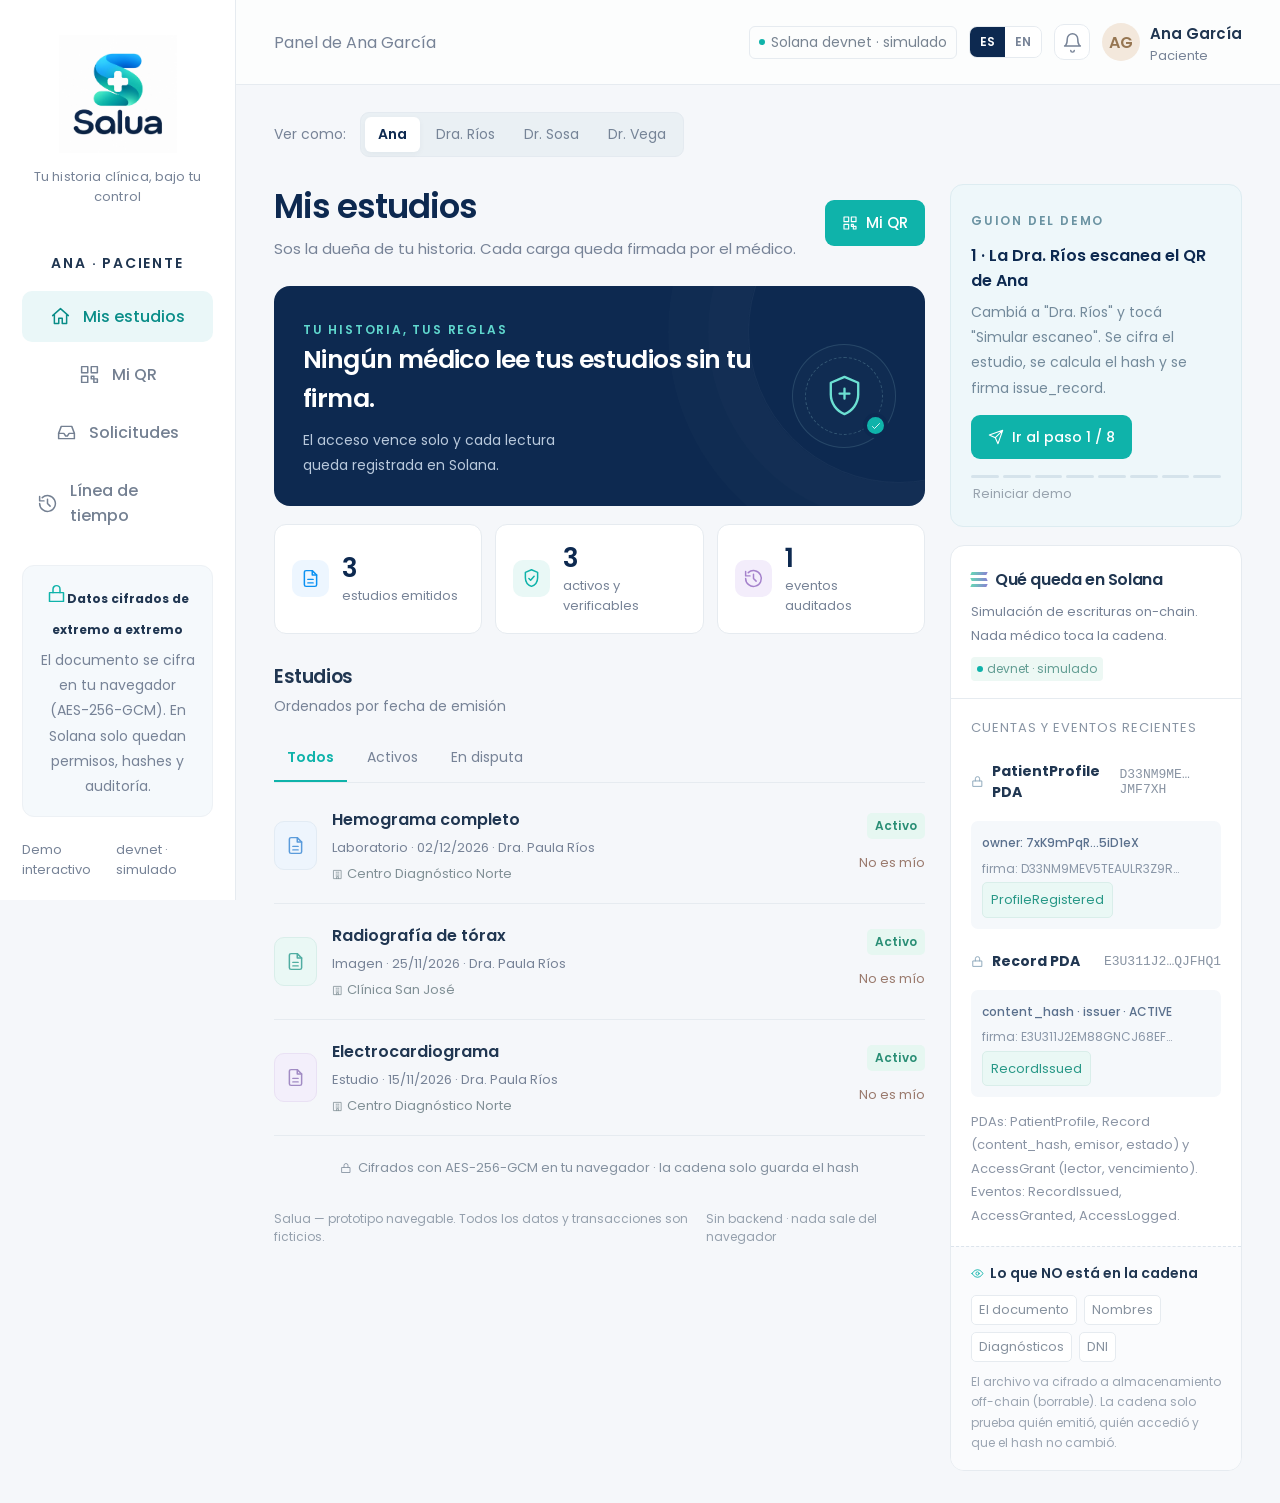
<file: demo/index.html>
<!doctype html>
<html lang="es">
<head>
  <meta charset="utf-8">
  <meta name="viewport" content="width=device-width, initial-scale=1">
  <meta name="theme-color" content="#0D2950">
  <meta name="description" content="Salua. Tu historia clínica, bajo tu control. Prototipo interactivo con datos ficticios.">
  <title>Salua · Tu historia clínica, bajo tu control</title>
  <link rel="icon" type="image/jpeg" href="assets/logo-salua.jpeg">
  <link rel="preconnect" href="https://fonts.googleapis.com">
  <link rel="preconnect" href="https://fonts.gstatic.com" crossorigin>
  <link href="https://fonts.googleapis.com/css2?family=Poppins:wght@400;500;600;700;800&display=swap" rel="stylesheet">
  <link rel="stylesheet" href="styles.css">
  <script src="app.js" defer></script>
</head>
<body>
  <a class="skip-link" href="#main" id="skipLink">Ir al contenido</a>
  <div id="app"></div>
  <div id="toast" role="status" aria-live="polite"></div>
  <dialog id="modal" aria-labelledby="modal-title"></dialog>
  <noscript>Activá JavaScript para recorrer el demo de Salua. No se envía ningún dato a un servidor.</noscript>
</body>
</html>
</file>
<file: demo/styles.css>
:root{--navy:#0D2950;--blue:#0B91F2;--teal:#0FB3AA;--ink:#203651;--muted:#778397;--line:#e6ebf0;--bg:#f5f7fa;--red:#bd4656;--shadow:0 8px 32px #183c6710;font-family:Poppins,Arial,sans-serif;color:var(--ink);font-size:18px;background:var(--bg)}
*{box-sizing:border-box}body{margin:0}button,input,select{font:inherit}button,a,input,select{-webkit-tap-highlight-color:transparent}button,a{touch-action:manipulation}button{cursor:pointer}button:disabled{cursor:wait;opacity:.6}a{color:var(--blue);text-decoration:none}button:focus-visible,a:focus-visible,summary:focus-visible{outline:3px solid var(--blue);outline-offset:4px}button{border:0}h1,h2,h3,p{margin:0}h1{font-size:34px;line-height:1.3;letter-spacing:-1px;color:var(--navy);font-weight:600}h2{font-size:21px;font-weight:600;letter-spacing:-.4px}h3{font-size:17px;font-weight:600}p{line-height:1.8}small{font-size:15px}svg{vertical-align:middle;flex-shrink:0}.icon{width:21px;height:21px;fill:none;stroke:currentColor;stroke-width:1.7;stroke-linecap:round;stroke-linejoin:round}.muted{color:var(--muted)}.eyebrow{font-size:14px;text-transform:uppercase;letter-spacing:1.8px;font-weight:600}.row{display:flex;align-items:center;gap:12px}.between{justify-content:space-between}.stack{display:grid;gap:16px}.spaced{margin-top:24px}.mono{font-family:Consolas,monospace;overflow-wrap:anywhere}.shell{display:grid;grid-template-columns:236px minmax(0,1fr);min-height:100vh}.sidebar{background:white;border-right:1px solid var(--line);padding:35px 22px;display:flex;flex-direction:column;position:sticky;top:0;height:100vh}.brand{display:flex;align-items:center;gap:9px;color:var(--navy);font-size:35px;font-weight:700;letter-spacing:-1.5px}.brand svg{width:39px;height:45px}.brand-tag{font-size:13px;color:var(--muted);letter-spacing:.15px;margin-top:8px}.workspace-label{margin:46px 14px 17px}.nav{display:grid;gap:7px}.nav button{display:flex;align-items:center;gap:12px;text-align:left;background:none;color:#748092;padding:13px 15px;border-radius:10px;font-size:16px;font-weight:500}.nav button.active{background:#eaf7f8;color:#098d88}.nav button:hover{background:#f0f6f9}.nav .count{margin-left:auto;border-radius:5px;padding:1px 6px;background:var(--teal);color:white;font-size:14px}.sidebar-bottom{margin-top:auto;padding-top:24px}.privacy-note{background:#f5f9fc;border:1px solid #edf1f5;padding:17px;border-radius:12px}.privacy-note .icon{color:var(--teal);margin-bottom:10px}.privacy-note p{font-size:14px;margin-top:7px;color:var(--muted)}.sidebar-foot{font-size:13px;color:var(--muted);display:flex;justify-content:space-between;margin-top:23px}.topbar{height:85px;background:#ffffffbd;border-bottom:1px solid var(--line);padding:0 38px;display:flex;align-items:center;justify-content:space-between;gap:14px}.topbar-title{font-size:16px;color:var(--muted)}.topbar-title strong{color:var(--ink);font-weight:500}.demo-badge{display:inline-flex;align-items:center;gap:6px;color:#788492;font-size:14px;border:1px solid var(--line);padding:5px 9px;border-radius:6px;white-space:nowrap}.dot{width:6px;height:6px;border-radius:100%;background:var(--teal);display:inline-block}.avatar{width:38px;height:38px;display:grid;place-items:center;background:#f3e8dc;color:#967652;border-radius:50%;font-size:16px;font-weight:600;flex-shrink:0}.avatar.doctor{background:#e7effd;color:#5682c0}.identity{display:flex;align-items:center;gap:10px}.identity strong{font-size:15px;font-weight:600}.identity small{display:block;color:var(--muted);font-size:13px}.icon-btn{width:36px;height:36px;border:1px solid var(--line);background:white;border-radius:10px;display:grid;place-items:center;color:var(--muted);position:relative}.notification-dot{position:absolute;right:6px;top:5px;background:var(--teal);width:7px;height:7px;border-radius:100%;border:2px solid white}.content{max-width:1540px;margin:auto;padding:27px 38px 32px}.role-bar{display:flex;align-items:center;gap:14px;margin-bottom:27px}.role-switch{display:flex;background:#eaf0f4;border:1px solid #e4eaf0;border-radius:9px;padding:4px;gap:3px;flex-wrap:wrap}.role-switch button{padding:7px 13px;border-radius:6px;background:transparent;font-size:14px;color:#768497;white-space:nowrap}.role-switch button.selected{color:var(--navy);background:white;box-shadow:0 2px 6px #10274e0b;font-weight:600}.role-label{font-size:14px;color:var(--muted)}.layout{display:grid;grid-template-columns:minmax(0,1fr) 292px;gap:25px;align-items:start}.main-column{min-width:0}.heading{display:flex;align-items:center;justify-content:space-between;gap:12px;margin-bottom:24px}.heading p{font-size:15px;color:var(--muted);margin-top:7px}.button{display:inline-flex;justify-content:center;align-items:center;gap:8px;padding:11px 17px;border-radius:9px;font-size:15px;font-weight:500;background:var(--navy);color:white;line-height:1.6}.button .icon{width:16px;height:16px}.button.teal{background:var(--teal)}.button.secondary{background:white;color:var(--ink);border:1px solid var(--line)}.button.light{background:#e9f8f7;color:#008e89}.button.danger{background:#fff1f2;color:var(--red)}.button:hover{filter:brightness(.96);transform:translateY(-1px)}.button.full{width:100%}.text-button{background:none;color:var(--blue);padding:5px 0;font-size:14px}.hero{border-radius:16px;background:var(--navy);padding:28px 29px;color:white;position:relative;overflow:hidden;min-height:172px;display:flex;align-items:center;justify-content:space-between;gap:20px}.hero:after{content:'';position:absolute;width:300px;height:300px;border:1px solid #ffffff0b;border-radius:50%;right:-125px;top:-105px;box-shadow:0 0 0 40px #ffffff03,0 0 0 80px #ffffff03}.hero h2{color:white;font-size:25px;line-height:1.55;letter-spacing:-.6px}.hero p{font-size:14px;color:#b9c9dc;max-width:300px;margin-top:9px}.hero .eyebrow{color:#60d8ce;font-size:12px;margin-bottom:12px}.shield-orbit{width:104px;height:104px;border-radius:50%;border:1px solid #a9e5e526;display:grid;place-items:center;position:relative;flex-shrink:0;background:#ffffff04}.shield-orbit:before{content:'';position:absolute;inset:12px;border:1px dashed #a9e5e53d;border-radius:50%}.shield-orbit>.icon{width:47px;height:47px;stroke:#6ce0d2;stroke-width:1.2}.shield-check{position:absolute;bottom:9px;right:7px;background:var(--teal);border:4px solid var(--navy);border-radius:50%;width:25px;height:25px;display:grid;place-items:center}.shield-check .icon{width:12px;height:12px}.stats{display:grid;grid-template-columns:repeat(3,1fr);gap:13px;margin:18px 0 28px}.stat{background:white;border:1px solid var(--line);border-radius:12px;padding:17px;display:flex;gap:13px;align-items:center}.stat-icon{background:#edf6ff;border-radius:10px;width:37px;height:37px;display:grid;place-items:center;color:var(--blue);flex-shrink:0}.stat:nth-child(2) .stat-icon{background:#e9f8f6;color:var(--teal)}.stat:nth-child(3) .stat-icon{background:#f3edfb;color:#a582cc}.stat strong{font-size:26px;line-height:1.3;font-weight:600;color:var(--navy)}.stat small{display:block;color:var(--muted);font-size:13px}.section-head{display:flex;align-items:center;justify-content:space-between;gap:12px;margin-bottom:17px}.section-head h2{font-size:19px}.section-head p{font-size:14px;color:var(--muted);margin-top:3px}.filter-bar{display:flex;align-items:center;gap:7px;border-bottom:1px solid var(--line);margin-bottom:5px}.filter{padding:11px 13px 12px;color:var(--muted);font-size:14px;background:none;border-bottom:2px solid transparent}.filter.active{color:var(--teal);border-color:var(--teal);font-weight:600}.record{display:flex;gap:15px;align-items:center;padding:19px 0;border-bottom:1px solid var(--line)}.record-icon{width:43px;height:49px;border:1px solid #e2ebf4;border-radius:10px;background:#eef5fd;display:grid;place-items:center;color:#5a9bdb;flex-shrink:0}.record-icon.teal{background:#eaf8f5;color:#50ada2;border-color:#d9eeea}.record-icon.purple{background:#f3effb;color:#a18bc4;border-color:#e9e1f4}.record-info{min-width:0;flex:1}.record-info h3{font-size:16px;line-height:1.6}.record-info p{font-size:13px;color:var(--muted);margin-top:3px}.record-info .origin{display:flex;align-items:center;gap:4px;font-size:13px;margin-top:5px;color:#819096}.origin .icon{width:11px;height:11px}.record-actions{display:grid;justify-items:end;gap:9px}.status{font-size:12px;font-weight:600;padding:4px 8px;border-radius:5px;display:inline-flex;align-items:center;gap:4px;letter-spacing:.25px;white-space:nowrap}.status.active{background:#e6f7f1;color:#298e75}.status.disputed{background:#fff4df;color:#b28530}.status.voided{background:#edf0f3;color:#88919e}.status.denied,.status.expired{background:#fcebef;color:#b9475c}.record-actions .text-button{font-size:13px;color:#9a7a6d}.card{border:1px solid var(--line);background:white;border-radius:13px;padding:23px;box-shadow:0 2px 5px #15396202}.security-strip{font-size:13px;color:#8592a0;display:flex;align-items:center;justify-content:center;gap:6px;margin-top:20px}.security-strip .icon{width:12px;height:12px}.rail{display:grid;gap:18px}.chain-card{background:white;border:1px solid var(--line);border-radius:14px;overflow:hidden}.chain-head{padding:21px 20px 17px;border-bottom:1px solid var(--line)}.chain-head h2{font-size:16px;display:flex;align-items:center;gap:8px}.solana{display:grid;gap:3px;width:16px}.solana i{height:3px;background:linear-gradient(100deg,#66d7b5,#8883d2);transform:skew(-25deg)}.solana i:nth-child(2){transform:skew(25deg)}.chain-head p{font-size:13px;color:var(--muted);margin-top:8px}.network{font-size:12px;color:#629d93;background:#edf8f4;border-radius:4px;padding:3px 6px;display:inline-flex;gap:4px;align-items:center;margin-top:10px}.chain-body{padding:19px 20px}.chain-subtitle{font-size:13px;letter-spacing:1px;color:#8995a4;text-transform:uppercase;margin-bottom:14px}.chain-row{display:flex;align-items:center;justify-content:space-between;gap:8px;font-size:14px;padding:9px 0}.chain-row .icon{width:13px;height:13px;color:#8aa5b9}.chain-row .mono{font-size:13px;color:#8994a3}.hash-box{background:#f5f8fb;padding:11px;border-radius:7px;margin:9px 0 13px;font-size:12px;color:#8a97a8;line-height:1.8}.hash-box strong{display:block;color:#5a708d;font-weight:500;margin-bottom:4px}.event-pill{background:#eaf8f5;border:1px solid #d9eeea;color:#289887;display:inline-block;padding:5px 8px;border-radius:5px;font-size:13px;margin:3px 2px 0 0}.chain-outside{border-top:1px dashed #dce4ec;padding:16px 20px;background:#fafbfd}.chain-outside h3{font-size:14px;display:flex;align-items:center;gap:6px}.chain-outside h3 .icon{width:13px;height:13px;color:var(--teal)}.excluded{display:flex;flex-wrap:wrap;gap:7px;margin-top:11px}.excluded span{font-size:13px;color:#87929f;background:white;border:1px solid var(--line);border-radius:5px;padding:4px 7px}.chain-outside p{font-size:12px;color:#9ba5b2;line-height:1.7;margin-top:10px}.chain-caption{font-size:13px;color:#8b95a5;line-height:1.8;margin-top:12px}.guide{background:#eef7fa;border:1px solid #ddecf1;border-radius:13px;padding:20px}.guide .eyebrow{font-size:12px;color:#6b93a2}.guide h3{font-size:16px;margin:11px 0 7px;color:var(--navy)}.guide p{font-size:14px;color:#738a9b;line-height:1.8}.guide .button{margin-top:14px;font-size:14px}.guide-track{display:flex;gap:4px;margin-top:16px}.guide-track i{height:3px;flex:1;border-radius:2px;background:#d5e3eb}.guide-track i.done{background:var(--teal)}.reset{font-size:13px;color:#98a3ae;text-align:center;background:none;padding:2px}.footer{font-size:12px;color:#95a0ad;display:flex;justify-content:space-between;margin-top:31px;gap:12px}.request-banner{margin:16px 0;background:#eaf8f5;border:1px solid #cbeae3;border-radius:10px;padding:13px 16px;display:flex;align-items:center;gap:12px}.request-banner p{font-size:14px;flex:1}.request-banner .icon{color:var(--teal);width:19px}.qr-grid{display:grid;grid-template-columns:1fr 1fr;gap:20px}.qr-card{text-align:center}.qr-code{width:190px;height:190px;margin:22px auto 12px;padding:10px;border:1px solid var(--line);border-radius:12px;background:white;display:grid;place-items:center}.qr-code svg{width:100%;height:100%}.short-code{font-size:33px;letter-spacing:7px;font-weight:600;color:var(--navy);margin:15px 0 8px}.timer-pill{display:inline-flex;align-items:center;gap:6px;background:#eaf8f6;color:#279687;font-size:14px;padding:6px 10px;border-radius:8px}.wallet{background:#f5f8fb;border-radius:8px;padding:14px;font-size:14px;color:#678098;margin-top:19px;text-align:left}.wallet .mono{display:block;font-size:14px;margin-top:6px;line-height:1.8}.info-list{list-style:none;padding:0;margin:20px 0;display:grid;gap:22px}.info-list li{display:flex;align-items:flex-start;gap:12px}.step-number{width:24px;height:24px;display:grid;place-items:center;border-radius:50%;background:#eaf5fb;color:var(--blue);font-size:14px;flex-shrink:0}.info-list h3{font-size:15px}.info-list p{font-size:14px;color:var(--muted);margin-top:4px}.notice{padding:13px 15px;border-radius:9px;background:#eef7fd;color:#51779a;font-size:14px;line-height:1.8;display:flex;align-items:flex-start;gap:10px}.notice.warning{background:#fff5e6;color:#a57c36}.notice.error{background:#fff0f2;color:var(--red)}.notice.success{background:#e9f8f3;color:#2d9380}.notice .icon{width:17px;height:17px;margin-top:2px}.form-label{display:block;font-size:15px;font-weight:500;margin:17px 0 9px}input,select{width:100%;border:1px solid #dbe5ed;border-radius:8px;background:#fafcfd;padding:12px 13px;color:var(--navy);font-size:16px}input:focus,select:focus{outline:2px solid #0b91f240;border-color:var(--blue)}.scan-box{margin:20px 0;border:1px dashed #a9cadf;border-radius:12px;text-align:center;padding:30px 18px;background:#f8fbfd}.scan-box>.icon{width:45px;height:45px;color:#83aac9;margin-bottom:12px}.scan-box p{font-size:14px;color:var(--muted);margin:8px 0 18px}.patient-match{padding:13px;background:#f2faf7;border:1px solid #d8eee5;border-radius:9px;display:flex;align-items:center;gap:12px}.patient-match p{font-size:14px;color:var(--muted)}.sample-choice{display:flex;align-items:center;gap:12px;width:100%;padding:16px;border:1px dashed #adcfdf;border-radius:10px;background:#f6fbfd;text-align:left;color:var(--ink);margin:15px 0}.sample-choice .icon{color:var(--blue);width:30px;height:30px}.sample-choice strong{font-size:15px;display:block}.sample-choice small{font-size:13px;color:var(--muted)}.sample-choice.chosen{border-style:solid;border-color:var(--teal);background:#f0fbf8}.processing{padding:18px;background:#f8fbfd;border:1px solid var(--line);border-radius:10px;margin-top:16px}.processing-step{font-size:15px;display:flex;gap:9px;align-items:center;padding:9px 0;color:var(--muted)}.processing-step.current{color:var(--blue)}.processing-step.complete{color:#23967f}.processing-step .icon{width:16px;height:16px}.spinner{width:15px;height:15px;border:2px solid #cee5f4;border-top-color:var(--blue);border-radius:50%;animation:spin .7s linear infinite;flex-shrink:0}@keyframes spin{to{transform:rotate(360deg)}}.request-card{padding:21px;border:1px solid var(--line);background:white;border-radius:12px}.request-card .identity strong{font-size:16px}.request-card .identity small{font-size:14px;margin-top:3px}.request-card .record-reference{font-size:15px;margin:18px 0 12px;padding:12px;background:#f7f9fb;border-radius:7px}.durations{display:flex;gap:7px;margin:10px 0 17px}.duration{flex:1;padding:9px;border:1px solid var(--line);border-radius:7px;background:white;color:var(--muted);font-size:15px}.duration.selected{color:#058e86;background:#eaf9f5;border-color:#7dcdc0}.empty{padding:40px 25px;text-align:center;background:white;border:1px solid var(--line);border-radius:12px}.empty>.icon{width:35px;height:35px;color:var(--teal);margin-bottom:16px}.empty h3{margin-bottom:9px}.empty p{font-size:15px;color:var(--muted);max-width:350px;margin:auto}.empty .button{margin-top:20px}.timeline{padding:4px 0}.timeline-item{position:relative;display:flex;gap:17px;padding-bottom:24px}.timeline-item:not(:last-child):before{content:'';position:absolute;width:1px;background:var(--line);left:17px;top:35px;bottom:0}.timeline-icon{width:35px;height:35px;background:#eaf8f5;color:var(--teal);border-radius:50%;display:grid;place-items:center;flex-shrink:0}.timeline-icon .icon{width:15px;height:15px}.timeline-content{flex:1;padding-top:4px}.timeline-content h3{font-size:15px}.timeline-content p{font-size:14px;color:var(--muted);margin:4px 0}.timeline-content time{font-size:13px;color:#96a2b0}.timeline-content .text-button{display:block;font-size:13px}.viewer-top{display:flex;justify-content:space-between;align-items:center;gap:12px;margin-bottom:16px}.viewer-top h2{font-size:18px}.document{position:relative;background:white;border:1px solid #dee5ed;border-radius:8px;overflow:hidden;max-width:680px;margin:18px auto;user-select:none}.document img{display:block;width:100%;pointer-events:none}.watermarks{position:absolute;inset:0;display:flex;flex-direction:column;justify-content:space-around;overflow:hidden;pointer-events:none}.watermarks span{font-size:16px;font-weight:600;color:#0d295024;transform:rotate(-24deg);white-space:nowrap;text-align:center}.document-footer{position:absolute;bottom:0;left:0;right:0;background:#eaf3fce8;text-align:center;font-size:12px;color:#477295;padding:8px}.issuer-details{display:grid;grid-template-columns:1fr 1fr;gap:15px;background:#f7fafc;padding:17px;border-radius:9px;margin-top:15px}.issuer-details dt{font-size:13px;color:var(--muted);margin-bottom:5px}.issuer-details dd{margin:0;font-size:14px}.integrity-block{padding:40px 20px;background:#fff4f5;border:1px solid #f0c7d1;border-radius:10px;text-align:center;margin:18px 0}.integrity-block .icon{width:40px;height:40px;color:var(--red);margin-bottom:14px}.integrity-block h2{color:var(--red);font-size:22px}.integrity-block p{font-size:15px;color:#9a6671;margin-top:10px}.demo-tools{margin-top:20px;border-top:1px solid var(--line);padding-top:16px}.demo-tools summary{cursor:pointer;font-size:14px;color:#8c98a8}.demo-tools .row{margin-top:13px;flex-wrap:wrap}.check-label{display:flex;align-items:center;gap:8px;font-size:14px;color:var(--red)}.check-label input{width:16px;height:16px;accent-color:var(--red)}.access-card{margin-top:17px;padding:15px;background:#f5fafc;border-radius:9px;font-size:14px}.access-card .button{margin-top:12px}.verified{color:#219c90;font-size:13px;display:inline-flex;align-items:center;gap:4px}.verified .icon{width:12px;height:12px}.skip-link{position:fixed;top:-60px;left:12px;background:var(--navy);color:white;padding:12px;z-index:100}.skip-link:focus{top:12px}#toast{position:fixed;bottom:24px;left:50%;transform:translate(-50%,20px);opacity:0;pointer-events:none;transition:.25s;background:var(--navy);color:white;border-radius:11px;padding:14px 20px;box-shadow:var(--shadow);z-index:100;font-size:15px;width:max-content;max-width:calc(100vw - 30px)}#toast.visible{opacity:1;transform:translate(-50%,0)}dialog{border:1px solid var(--line);border-radius:16px;padding:27px;max-width:530px;width:calc(100% - 30px);color:var(--ink);box-shadow:0 25px 100px #0d295033}dialog::backdrop{background:#0d295066;backdrop-filter:blur(4px)}dialog h2{margin-bottom:14px}dialog p{font-size:15px}dialog .row{margin-top:20px;justify-content:flex-end}dialog pre{white-space:pre-wrap;overflow-wrap:anywhere;font-size:14px;background:#f5f8fb;padding:15px;border-radius:8px;max-height:45vh;overflow:auto}dialog a{font-size:14px}.mobile-brand{display:none}.session-note{font-size:13px;color:var(--muted);line-height:1.8;margin-top:12px}.new-tag{font-size:12px;color:var(--blue);margin-left:7px}.link-inline{background:none;font-size:14px;color:var(--blue);padding:0}.mobile-chain{display:none}
@media(min-width:1600px){.content{padding-top:37px}.layout{grid-template-columns:minmax(0,1fr) 320px;gap:32px}.hero{min-height:190px}.record{padding:23px 0}}
@media(max-width:1200px){.shell{grid-template-columns:198px minmax(0,1fr)}.sidebar{padding:30px 15px}.content{padding:25px}.topbar{padding:0 25px}.layout{grid-template-columns:minmax(0,1fr) 252px;gap:18px}.chain-body,.chain-head{padding:17px 15px}.chain-outside{padding:15px}.stat{padding:13px;gap:8px}.stat-icon{width:30px;height:30px}.stat small{font-size:12px}.hero{padding:23px}.hero h2{font-size:23px}.qr-grid{grid-template-columns:1fr}.role-switch button{padding:7px 10px}}
@media(max-width:1020px){.shell{grid-template-columns:180px minmax(0,1fr)}.sidebar{padding:27px 12px}.brand{font-size:31px}.brand-tag{font-size:12px}.layout{grid-template-columns:1fr}.rail{grid-template-columns:1fr 1fr;align-items:start;margin-top:8px}.rail .reset{grid-column:1/-1}.chain-card{grid-row:span 2}.guide{position:sticky;top:20px}.role-bar{gap:8px}.role-label{display:none}.qr-grid{grid-template-columns:1fr 1fr}.heading h1{font-size:31px}.content{max-width:900px}.topbar-title{font-size:14px}}
@media(max-width:700px){.shell{display:block}.sidebar{position:fixed;top:auto;bottom:0;height:66px;width:100%;z-index:30;padding:5px 7px 7px;border-top:1px solid var(--line);border-right:0;background:#fffffff5;backdrop-filter:blur(15px)}.sidebar>.brand,.sidebar>.brand-tag,.workspace-label,.sidebar-bottom{display:none}.nav{display:flex;justify-content:space-around;gap:0;height:100%}.nav button{flex-direction:column;justify-content:center;gap:3px;padding:5px 9px;font-size:12px;position:relative;flex:1;max-width:130px}.nav button .icon{width:20px;height:20px}.nav .count{position:absolute;top:1px;right:23%;font-size:9px}.topbar{height:73px;padding:0 19px;background:white}.topbar-title{display:none}.mobile-brand{display:flex;font-size:30px}.mobile-brand svg{width:31px;height:36px}.topbar .identity strong{font-size:13px}.topbar .identity small{font-size:12px}.topbar .identity{gap:7px}.topbar .avatar{width:31px;height:31px;font-size:14px}.topbar .demo-badge{display:none}.topbar>.row{gap:10px}.icon-btn{width:32px;height:32px}.content{padding:20px 18px 89px}.role-bar{margin-bottom:24px;display:block}.role-switch{width:100%;justify-content:space-between;gap:0;padding:4px}.role-switch button{font-size:13px;padding:7px 9px;flex:1}.heading{margin-bottom:19px;align-items:flex-start}.heading h1{font-size:30px}.heading p{font-size:14px;max-width:235px}.heading>.button{padding:10px;font-size:14px;white-space:nowrap}.hero{padding:22px;min-height:166px;gap:10px}.hero h2{font-size:23px}.hero p{font-size:13px;max-width:225px}.hero .eyebrow{font-size:9px;letter-spacing:1.3px}.shield-orbit{width:76px;height:76px}.shield-orbit>.icon{width:34px;height:34px}.shield-orbit:before{inset:8px}.shield-check{bottom:2px;right:2px;width:22px;height:22px}.stats{gap:8px;margin:14px 0 25px}.stat{padding:12px 10px;display:block}.stat-icon{width:26px;height:26px;border-radius:7px;margin-bottom:9px}.stat-icon .icon{width:16px;height:16px}.stat strong{font-size:26px}.stat small{font-size:12px;line-height:1.5}.section-head h2{font-size:18px}.record{gap:11px;padding:18px 0}.record-icon{width:35px;height:42px;border-radius:8px}.record-icon .icon{width:19px}.record-info h3{font-size:14px}.record-info p{font-size:12px}.record-info .origin{font-size:12px}.record-actions{gap:7px}.status{font-size:9px;padding:4px 6px}.record-actions .text-button{font-size:12px}.filter{padding:10px 12px;font-size:13px}.footer{flex-direction:column;gap:7px;font-size:12px;margin-top:24px}.rail{grid-template-columns:1fr;gap:15px;margin-top:16px}.guide{position:static;grid-row:1;padding:18px}.chain-card{grid-row:auto}.guide h3{margin-top:8px}.chain-head{padding:18px}.chain-body{padding:15px 18px}.chain-outside{padding:16px 18px}.chain-head h2{font-size:17px}.chain-row{font-size:15px}.chain-row .mono{font-size:14px}.hash-box{font-size:14px}.guide p{font-size:15px}.qr-grid{grid-template-columns:1fr}.card{padding:19px}.request-card{padding:17px}.request-card>.row.between{align-items:flex-start;gap:5px}.request-card .identity strong{font-size:14px}.request-card .identity small{font-size:12px}.request-card .identity{gap:9px}.viewer-top{align-items:flex-start}.viewer-top h2{font-size:16px}.viewer-top .timer-pill{font-size:12px;white-space:nowrap}.issuer-details{gap:12px;padding:13px}.issuer-details dd{font-size:13px}.watermarks span{font-size:13px}.document-footer{font-size:9px;padding:5px}.request-banner{padding:12px}.request-banner .button{font-size:13px;padding:8px 10px}.security-strip{font-size:12px}.mobile-chain{display:inline-flex;font-size:13px;margin-left:auto;background:none;color:#8393a4;align-items:center;gap:5px}.mobile-chain .icon{width:12px;height:12px}#toast{bottom:80px}.short-code{font-size:34px}.notice{font-size:14px}.new-tag{font-size:9px;margin-left:3px}}
@media(prefers-reduced-motion:reduce){*,*:before,*:after{animation-duration:.01ms!important;transition:none!important;scroll-behavior:auto!important}}
@media print{body{display:none}}
.brand-img{width:118px;display:block;margin-bottom:6px;mix-blend-mode:multiply}.brand-icon{width:34px;height:24px;overflow:hidden;display:inline-block;vertical-align:middle}.brand-icon img{width:34px;display:block;mix-blend-mode:multiply}.lang-switch{display:flex;border:1px solid var(--line);border-radius:8px;overflow:hidden;flex-shrink:0}.lang-switch button{padding:6px 10px;font-size:12px;font-weight:600;background:white;color:var(--muted)}.lang-switch button.on{background:var(--navy);color:white}@media(max-width:700px){.brand-img{display:none}.lang-switch button{padding:5px 8px;font-size:11px}}.sidebar>.brand{justify-content:center}.brand-tag{text-align:center}.workspace-label{text-align:center;margin-left:0;margin-right:0}.nav button{justify-content:center}.nav .count{margin-left:8px}.privacy-note{text-align:center}.privacy-note .icon{margin-left:auto;margin-right:auto}.mobile-brand{align-items:center}.brand-icon{transform:translateY(-1px)}.section-head,.heading{text-align:left}
</file>
